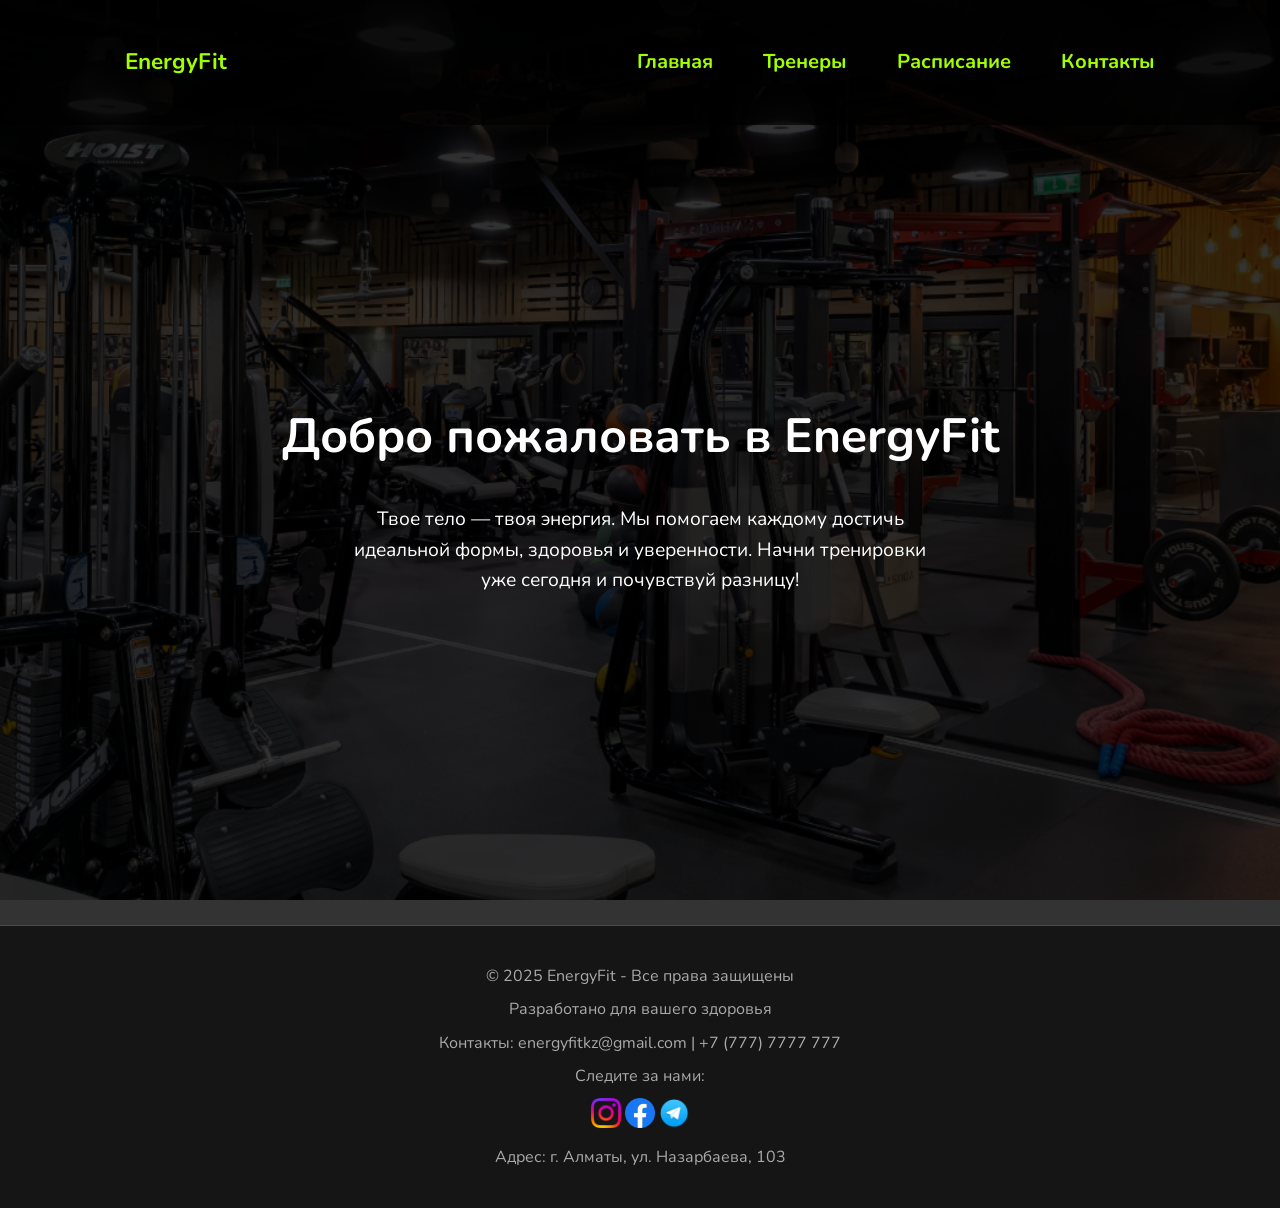
<file: index.html>
<!DOCTYPE html>
<html lang="en">
  <head>
    <meta charset="UTF-8" />
    <meta name="viewport" content="width=device-width, initial-scale=1.0" />
    <title>Document</title>
    <link rel="stylesheet" href="css/style.css" />
    <link rel="stylesheet" href="css/reset.css" />

    <link rel="preconnect" href="https://fonts.googleapis.com" />
    <link rel="preconnect" href="https://fonts.gstatic.com" crossorigin />
    <link
      href="https://fonts.googleapis.com/css2?family=Nunito:ital,wght@0,200..1000;1,200..1000&display=swap"
      rel="stylesheet"
    />
  </head>

  <body>
    <nav>
      <div class="nav-left">
        <h1>EnergyFit</h1>
      </div>
      <div class="nav-right">
        <a href="index.html" class="nav__link">Главная</a>
        <a href="trainers.html" class="nav__link">Тренеры</a>
        <a href="schedule.html" class="nav__link">Расписание</a>
        <a href="contacts.html" class="nav__link active">Контакты</a>
      </div>
    </nav>

    <main>
      <section class="center-description">
        <h1>Добро пожаловать в EnergyFit</h1>
        <p>
          Твое тело — твоя энергия. Мы помогаем каждому достичь идеальной формы,
          здоровья и уверенности. Начни тренировки уже сегодня и почувствуй
          разницу!
        </p>
      </section>
    </main>
    <footer>
      <p>© 2025 EnergyFit - Все права защищены</p>
      <p>Разработано для вашего здоровья</p>
      <p>Контакты: energyfitkz@gmail.com | +7 (777) 7777 777</p>
      <p>Следите за нами:</p>
      <p>
        <a href="#">
          <img src="img/Instagram-icon.png" alt="Instagram" />
        </a>

        <a href="#">
          <img src="img/Facebook-icon.png" alt="Facebook" />
        </a>

        <a href="#">
          <img src="img/Telegram-icon.png" alt="Telegram" />
        </a>
      </p>
      <p>Адрес: г. Алматы, ул. Назарбаева, 103</p>
    </footer>
  </body>
</html>
</file>
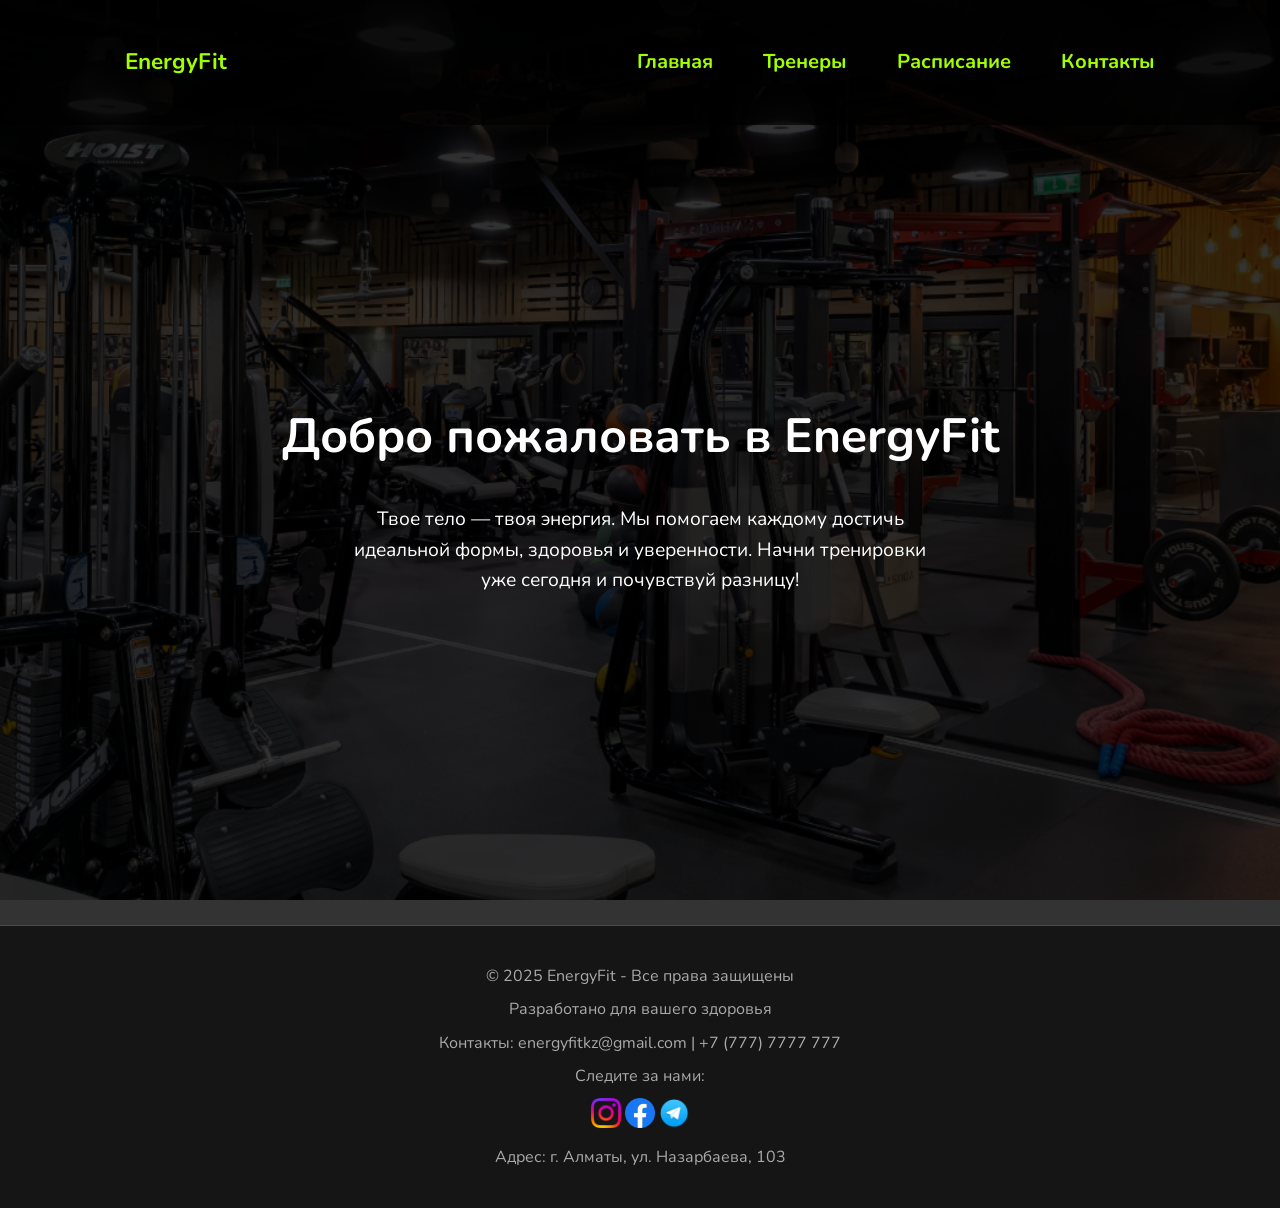
<file: project-folder/index.html>
<!DOCTYPE html>
<html lang="en">
  <head>
    <meta charset="UTF-8" />
    <meta name="viewport" content="width=device-width, initial-scale=1.0" />
    <title>Document</title>
    <link rel="stylesheet" href="../css/style.css" />
    <link rel="stylesheet" href="../css/reset.css" />
    <link rel="preconnect" href="https://fonts.googleapis.com" />
    <link rel="preconnect" href="https://fonts.gstatic.com" crossorigin />
    <link
      href="https://fonts.googleapis.com/css2?family=Nunito:ital,wght@0,200..1000;1,200..1000&display=swap"
      rel="stylesheet"
    />
  </head>

  <body>
    <nav>
      <div class="nav-left">
        <h1>EnergyFit</h1>
      </div>
      <div class="nav-right">
        <a href="./index.html" class="nav__link">Главная</a>
        <a href="./trainers.html" class="nav__link">Тренеры</a>
        <a href="./schedule.html" class="nav__link">Расписание</a>
        <a href="./contacts.html" class="nav__link active">Контакты</a>
      </div>
    </nav>

    <main>
      <section class="center-description">
        <h1>Добро пожаловать в EnergyFit</h1>
        <p>
          Твое тело — твоя энергия. Мы помогаем каждому достичь идеальной формы,
          здоровья и уверенности. Начни тренировки уже сегодня и почувствуй
          разницу!
        </p>
      </section>
    </main>
    <footer>
      <p>© 2025 EnergyFit - Все права защищены</p>
      <p>Разработано для вашего здоровья</p>
      <p>Контакты: energyfitkz@gmail.com | +7 (777) 7777 777</p>
      <p>Следите за нами:</p>
      <p>
        <a href="#">
          <img src="../img/Instagram-icon.png" alt="Instagram" />
        </a>

        <a href="#">
          <img src="../img/Facebook-icon.png" alt="Facebook" />
        </a>

        <a href="#">
          <img src="../img/Telegram-icon.png" alt="Telegram" />
        </a>
      </p>
      <p>Адрес: г. Алматы, ул. Назарбаева, 103</p>
    </footer>
  </body>
</html>
</file>
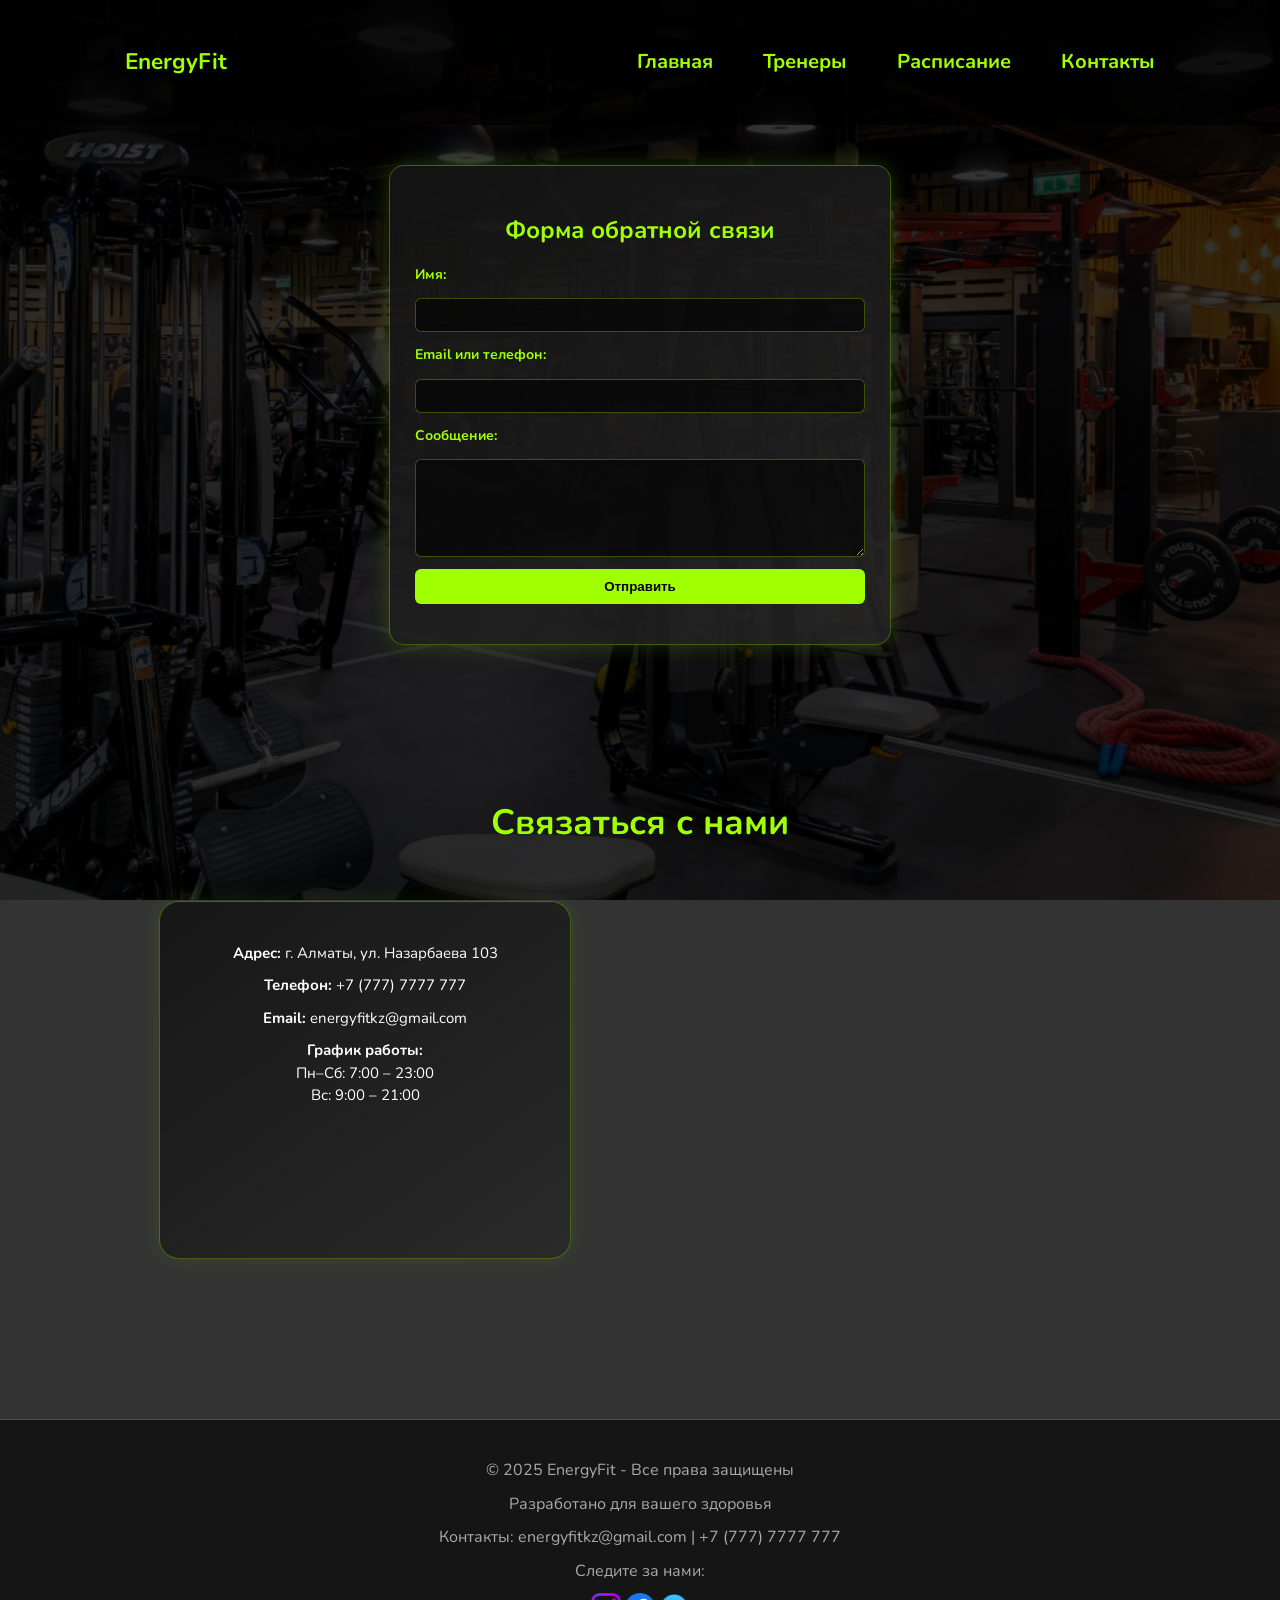
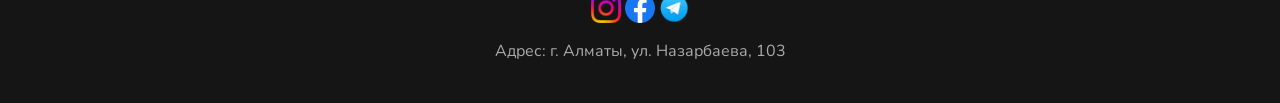
<file: contacts.html>
<!DOCTYPE html>
<html lang="ru">
  <head>
    <meta charset="UTF-8" />
    <meta name="viewport" content="width=device-width, initial-scale=1.0" />
    <title>Контакты | EnergyFit</title>
    <link rel="stylesheet" href="css/style.css" />
    <link rel="stylesheet" href="css/reset.css" />
    <link rel="preconnect" href="https://fonts.googleapis.com" />
    <link rel="preconnect" href="https://fonts.gstatic.com" crossorigin />
    <link
      href="https://fonts.googleapis.com/css2?family=Nunito:ital,wght@0,200..1000;1,200..1000&display=swap"
      rel="stylesheet"
    />
  </head>

  <body>
    <nav>
      <div class="nav-left">
        <h1>EnergyFit</h1>
      </div>
      <div class="nav-right">
        <a href="index.html" class="nav__link">Главная</a>
        <a href="./trainers.html" class="nav__link">Тренеры</a>
        <a href="./schedule.html" class="nav__link">Расписание</a>
        <a href="./contacts.html" class="nav__link active">Контакты</a>
      </div>
    </nav>

    <main>
      <section class="feedback-form">
        <h2>Форма обратной связи</h2>
        <form id="feedbackForm" class="form-container">
          <label for="name">Имя:</label>
          <input type="text" id="name" name="name" required />

          <label for="email">Email или телефон:</label>
          <input type="text" id="email" name="email" required />

          <label for="message">Сообщение:</label>
          <textarea id="message" name="message" rows="5" required></textarea>

          <button type="submit">Отправить</button>
        </form>
        <p id="formStatus" style="color: #a0ff00; margin-top: 15px"></p>
      </section>
      <section class="contacts">
        <h1>Связаться с нами</h1>
        <div class="contacts-container">
          <div class="contact-info">
            <p><strong>Адрес:</strong> г. Алматы, ул. Назарбаева 103</p>
            <p><strong>Телефон:</strong> +7 (777) 7777 777</p>
            <p><strong>Email:</strong> energyfitkz@gmail.com</p>
            <p>
              <strong>График работы:</strong><br />Пн–Сб: 7:00 – 23:00<br />Вс:
              9:00 – 21:00
            </p>
          </div>

          <div class="contact-map">
            <iframe
              src="https://www.google.com/maps/embed?pb=!1m18!1m12!1m3!1d2923.841508896907!2d76.9026725760028!3d43.23894997111859!2m3!1f0!2f0!3f0!3m2!1i1024!2i768!4f13.1!3m3!1m2!1s0x38836f9b75b8b0d5%3A0xa8a5b4a5ad9b09f3!2sAlmaty!5e0!3m2!1sru!2skz!4v1699300000000!5m2!1sru!2skz"
              width="100%"
              height="350"
              allowfullscreen=""
              loading="lazy"
            >
            </iframe>
          </div>
        </div>
      </section>
    </main>
    <footer>
      <p>© 2025 EnergyFit - Все права защищены</p>
      <p>Разработано для вашего здоровья</p>
      <p>Контакты: energyfitkz@gmail.com | +7 (777) 7777 777</p>
      <p>Следите за нами:</p>
      <p>
               <a href="#">
          <img src="img/Instagram-icon.png" alt="Instagram" />
        </a>

        <a href="#">
          <img src="img/Facebook-icon.png" alt="Facebook" />
        </a>

        <a href="#">
          <img src="img/Telegram-icon.png" alt="Telegram" />
        </a>
      </p>
      <p>Адрес: г. Алматы, ул. Назарбаева, 103</p>
    </footer>
  </body>
</html>
</file>
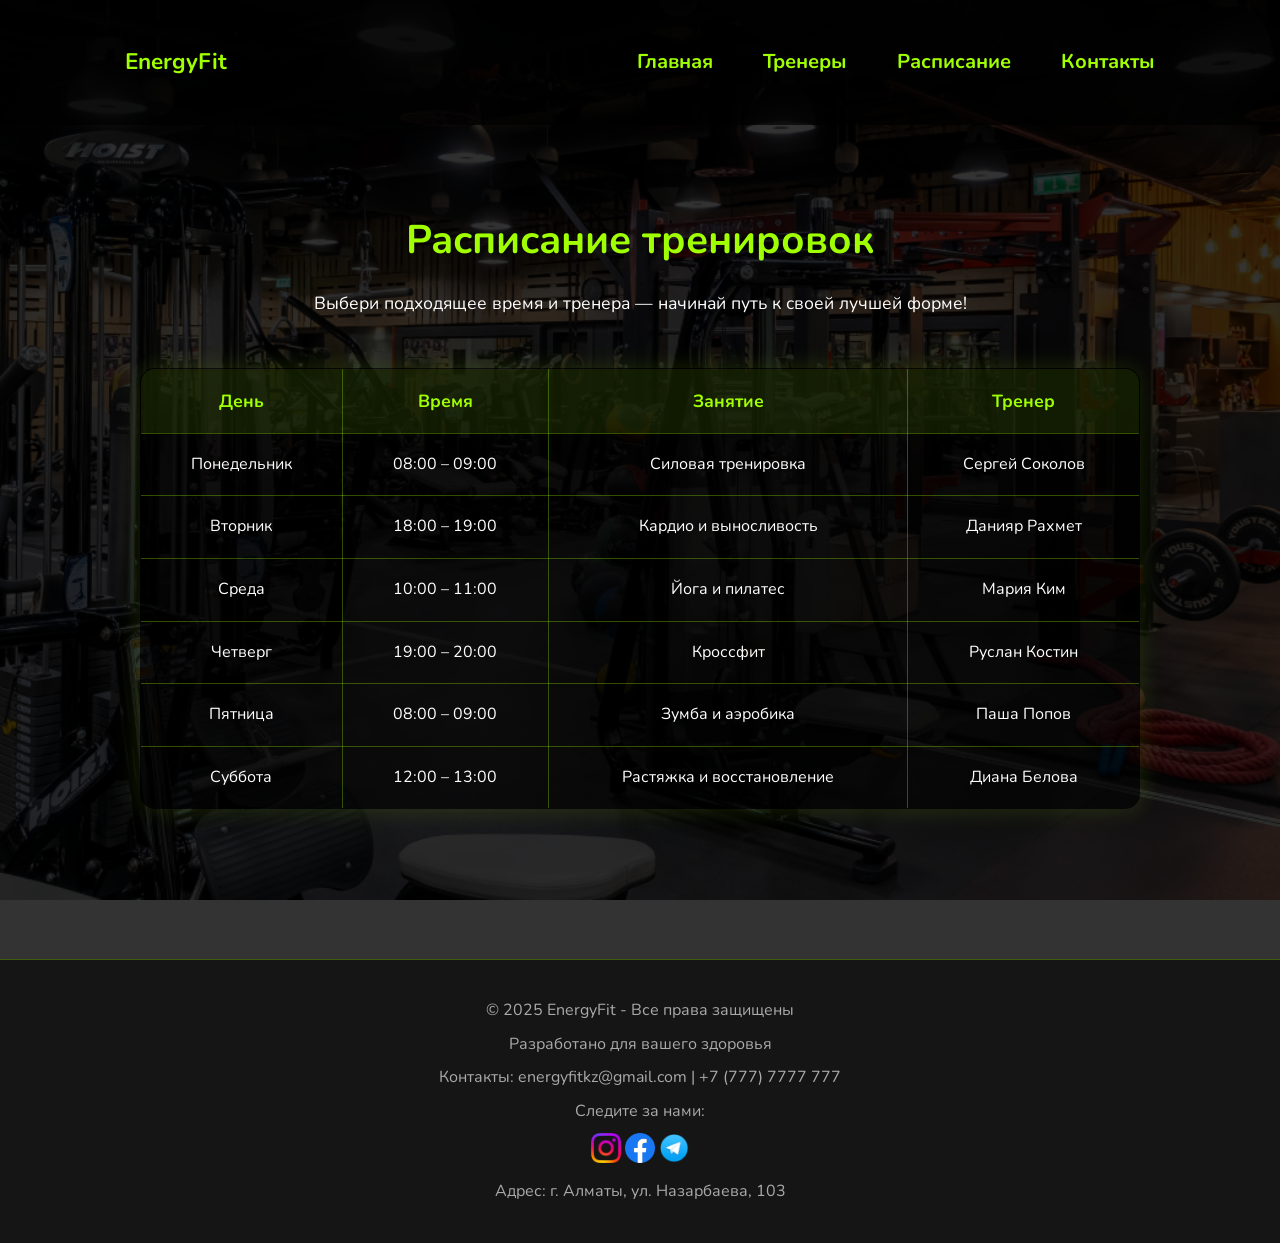
<file: schedule.html>
<!DOCTYPE html>
<html lang="ru">
  <head>
    <meta charset="UTF-8" />
    <meta name="viewport" content="width=device-width, initial-scale=1.0" />
    <title>Расписание | EnergyFit</title>
    <link rel="stylesheet" href="css/style.css" />
    <link rel="stylesheet" href="css/reset.css" />
    <link rel="preconnect" href="https://fonts.googleapis.com" />
    <link rel="preconnect" href="https://fonts.gstatic.com" crossorigin />
    <link
      href="https://fonts.googleapis.com/css2?family=Nunito:ital,wght@0,200..1000;1,200..1000&display=swap"
      rel="stylesheet"
    />
  </head>

  <body>
    <nav>
      <div class="nav-left">
        <h1>EnergyFit</h1>
      </div>
      <div class="nav-right">
        <a href="index.html" class="nav__link">Главная</a>
        <a href="./trainers.html" class="nav__link">Тренеры</a>
        <a href="./schedule.html" class="nav__link">Расписание</a>
        <a href="./contacts.html" class="nav__link active">Контакты</a>
      </div>
    </nav>

    <main>
      <section class="schedule-section">
        <h1>Расписание тренировок</h1>
        <p>
          Выбери подходящее время и тренера — начинай путь к своей лучшей форме!
        </p>

        <div class="schedule-table">
          <table>
            <thead>
              <tr>
                <th>День</th>
                <th>Время</th>
                <th>Занятие</th>
                <th>Тренер</th>
              </tr>
            </thead>
            <tbody>
              <tr>
                <td>Понедельник</td>
                <td>08:00 – 09:00</td>
                <td>Силовая тренировка</td>
                <td>Сергей Соколов</td>
              </tr>
              <tr>
                <td>Вторник</td>
                <td>18:00 – 19:00</td>
                <td>Кардио и выносливость</td>
                <td>Данияр Рахмет</td>
              </tr>
              <tr>
                <td>Среда</td>
                <td>10:00 – 11:00</td>
                <td>Йога и пилатес</td>
                <td>Мария Ким</td>
              </tr>
              <tr>
                <td>Четверг</td>
                <td>19:00 – 20:00</td>
                <td>Кроссфит</td>
                <td>Руслан Костин</td>
              </tr>
              <tr>
                <td>Пятница</td>
                <td>08:00 – 09:00</td>
                <td>Зумба и аэробика</td>
                <td>Паша Попов</td>
              </tr>
              <tr>
                <td>Суббота</td>
                <td>12:00 – 13:00</td>
                <td>Растяжка и восстановление</td>
                <td>Диана Белова</td>
              </tr>
            </tbody>
          </table>
        </div>
      </section>
    </main>
    <footer>
      <p>© 2025 EnergyFit - Все права защищены</p>
      <p>Разработано для вашего здоровья</p>
      <p>Контакты: energyfitkz@gmail.com | +7 (777) 7777 777</p>
      <p>Следите за нами:</p>
      <p>
        <a href="#">
          <img src="img/Instagram-icon.png" alt="Instagram" />
        </a>

        <a href="#">
          <img src="img/Facebook-icon.png" alt="Facebook" />
        </a>

        <a href="#">
          <img src="img/Telegram-icon.png" alt="Telegram" />
        </a>
      </p>
      <p>Адрес: г. Алматы, ул. Назарбаева, 103</p>
    </footer>
  </body>
</html>
</file>
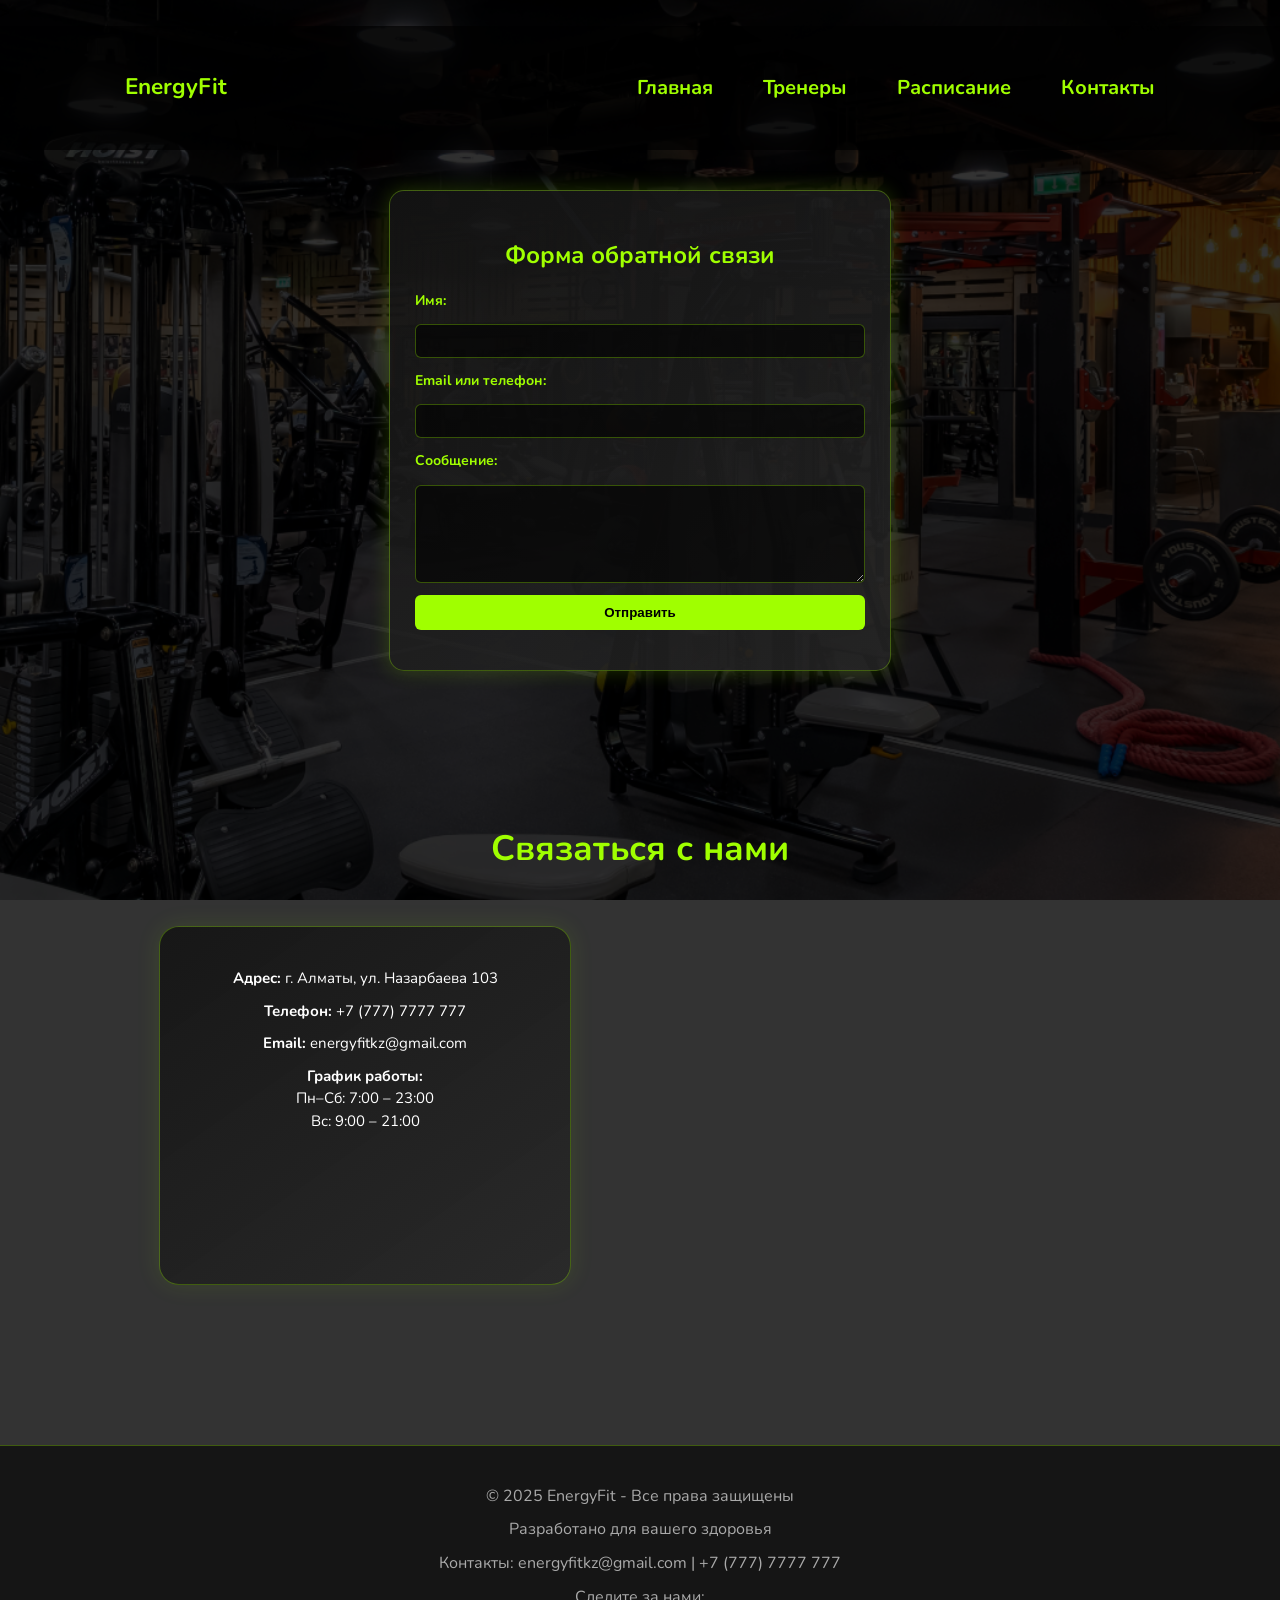
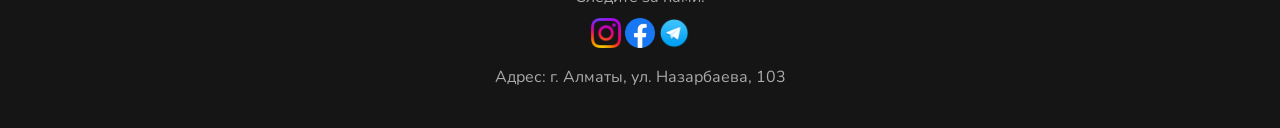
<file: project-folder/contacts.html>
<!DOCTYPE html>
<html lang="ru">
  <head>
    <meta charset="UTF-8" />
    <meta name="viewport" content="width=device-width, initial-scale=1.0" />
    <title>Контакты | EnergyFit</title>
    <link rel="stylesheet" href="../css/style.css" />
    <link rel="stylesheet" href="../css/reset.css" />
    >
    <link rel="preconnect" href="https://fonts.googleapis.com" />
    <link rel="preconnect" href="https://fonts.gstatic.com" crossorigin />
    <link
      href="https://fonts.googleapis.com/css2?family=Nunito:ital,wght@0,200..1000;1,200..1000&display=swap"
      rel="stylesheet"
    />
  </head>

  <body>
    <nav>
      <div class="nav-left">
        <h1>EnergyFit</h1>
      </div>
      <div class="nav-right">
        <a href="./index.html" class="nav__link">Главная</a>
        <a href="./trainers.html" class="nav__link">Тренеры</a>
        <a href="./schedule.html" class="nav__link">Расписание</a>
        <a href="./contacts.html" class="nav__link active">Контакты</a>
      </div>
    </nav>
    <main>
      <section class="feedback-form">
        <h2>Форма обратной связи</h2>
        <form id="feedbackForm" class="form-container">
          <label for="name">Имя:</label>
          <input type="text" id="name" name="name" required />

          <label for="email">Email или телефон:</label>
          <input type="text" id="email" name="email" required />

          <label for="message">Сообщение:</label>
          <textarea id="message" name="message" rows="5" required></textarea>

          <button type="submit">Отправить</button>
        </form>
        <p id="formStatus" style="color: #a0ff00; margin-top: 15px"></p>
      </section>
      <section class="contacts">
        <h1>Связаться с нами</h1>
        <div class="contacts-container">
          <div class="contact-info">
            <p><strong>Адрес:</strong> г. Алматы, ул. Назарбаева 103</p>
            <p><strong>Телефон:</strong> +7 (777) 7777 777</p>
            <p><strong>Email:</strong> energyfitkz@gmail.com</p>
            <p>
              <strong>График работы:</strong><br />Пн–Сб: 7:00 – 23:00<br />Вс:
              9:00 – 21:00
            </p>
          </div>

          <div class="contact-map">
            <iframe
              src="https://www.google.com/maps/embed?pb=!1m18!1m12!1m3!1d2923.841508896907!2d76.9026725760028!3d43.23894997111859!2m3!1f0!2f0!3f0!3m2!1i1024!2i768!4f13.1!3m3!1m2!1s0x38836f9b75b8b0d5%3A0xa8a5b4a5ad9b09f3!2sAlmaty!5e0!3m2!1sru!2skz!4v1699300000000!5m2!1sru!2skz"
              width="100%"
              height="350"
              allowfullscreen=""
              loading="lazy"
            >
            </iframe>
          </div>
        </div>
      </section>
    </main>
    <footer>
      <p>© 2025 EnergyFit - Все права защищены</p>
      <p>Разработано для вашего здоровья</p>
      <p>Контакты: energyfitkz@gmail.com | +7 (777) 7777 777</p>
      <p>Следите за нами:</p>
      <p>
        <a href="#">
          <img src="../img/Instagram-icon.png" alt="Instagram" />
        </a>

        <a href="#">
          <img src="../img/Facebook-icon.png" alt="Facebook" />
        </a>

        <a href="#">
          <img src="../img/Telegram-icon.png" alt="Telegram" />
        </a>
      </p>
      <p>Адрес: г. Алматы, ул. Назарбаева, 103</p>
    </footer>
  </body>
</html>
</file>
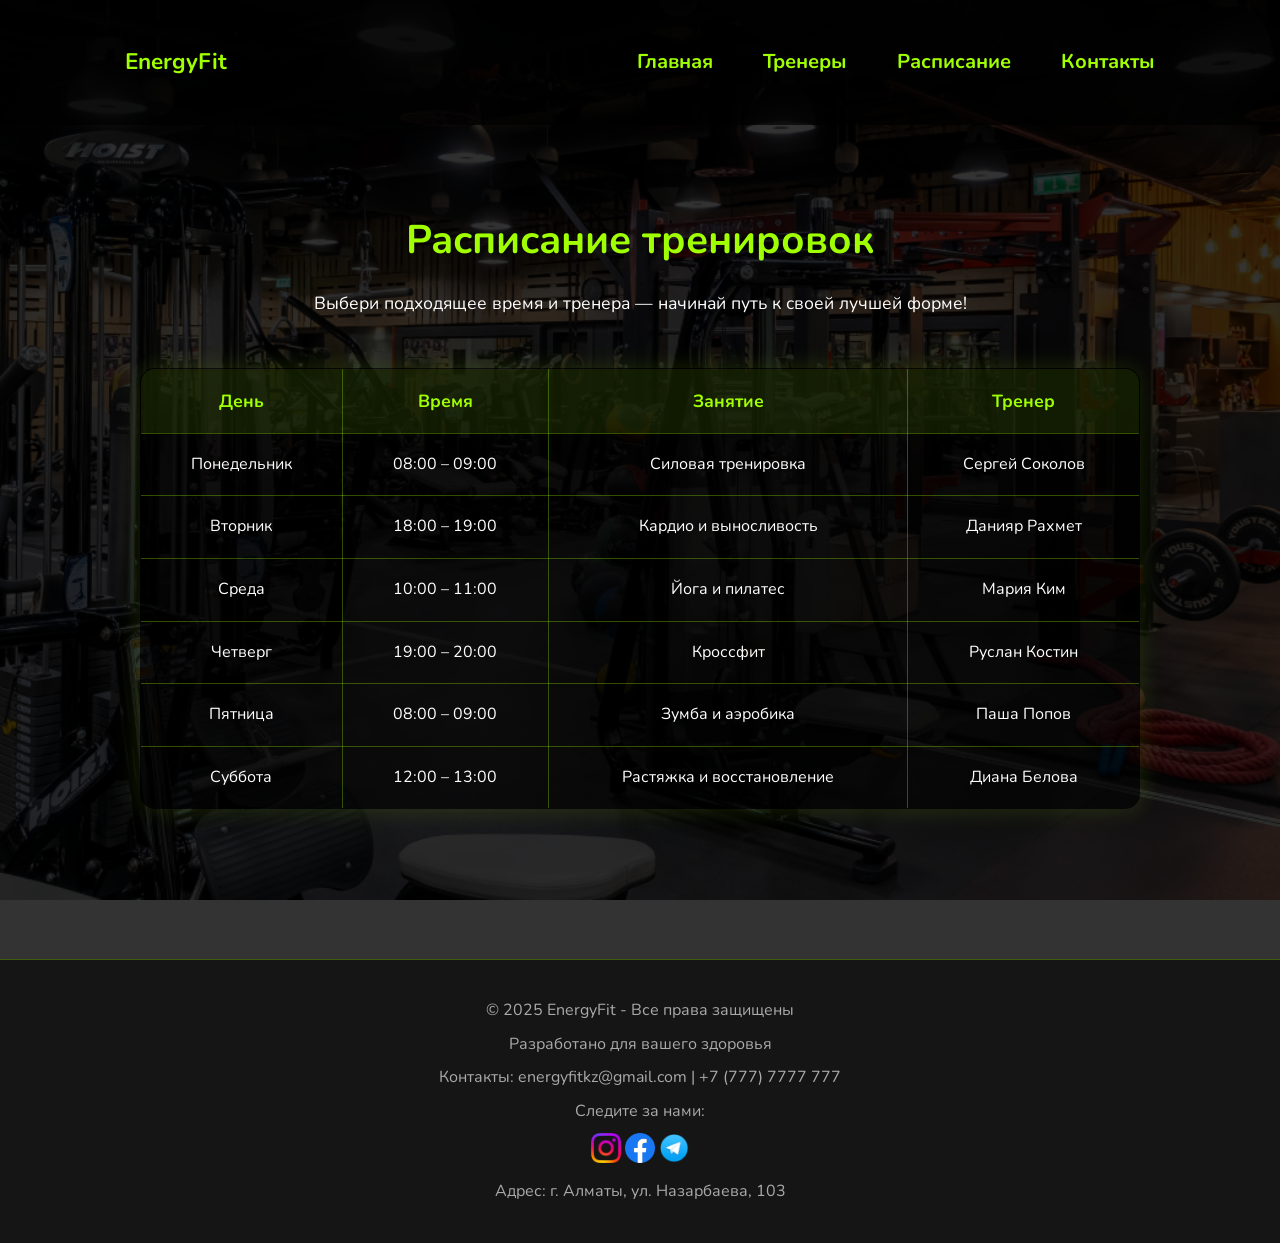
<file: project-folder/schedule.html>
<!DOCTYPE html>
<html lang="ru">
  <head>
    <meta charset="UTF-8" />
    <meta name="viewport" content="width=device-width, initial-scale=1.0" />
    <title>Расписание | EnergyFit</title>
    <link rel="stylesheet" href="../css/style.css" />
    <link rel="stylesheet" href="../css/reset.css" />
    <link rel="preconnect" href="https://fonts.googleapis.com" />
    <link rel="preconnect" href="https://fonts.gstatic.com" crossorigin />
    <link
      href="https://fonts.googleapis.com/css2?family=Nunito:ital,wght@0,200..1000;1,200..1000&display=swap"
      rel="stylesheet"
    />
  </head>

  <body>
    <nav>
      <div class="nav-left">
        <h1>EnergyFit</h1>
      </div>
      <div class="nav-right">
        <a href="./index.html" class="nav__link">Главная</a>
        <a href="./trainers.html" class="nav__link">Тренеры</a>
        <a href="./schedule.html" class="nav__link">Расписание</a>
        <a href="./contacts.html" class="nav__link active">Контакты</a>
      </div>
    </nav>

    <main>
      <section class="schedule-section">
        <h1>Расписание тренировок</h1>
        <p>
          Выбери подходящее время и тренера — начинай путь к своей лучшей форме!
        </p>

        <div class="schedule-table">
          <table>
            <thead>
              <tr>
                <th>День</th>
                <th>Время</th>
                <th>Занятие</th>
                <th>Тренер</th>
              </tr>
            </thead>
            <tbody>
              <tr>
                <td>Понедельник</td>
                <td>08:00 – 09:00</td>
                <td>Силовая тренировка</td>
                <td>Сергей Соколов</td>
              </tr>
              <tr>
                <td>Вторник</td>
                <td>18:00 – 19:00</td>
                <td>Кардио и выносливость</td>
                <td>Данияр Рахмет</td>
              </tr>
              <tr>
                <td>Среда</td>
                <td>10:00 – 11:00</td>
                <td>Йога и пилатес</td>
                <td>Мария Ким</td>
              </tr>
              <tr>
                <td>Четверг</td>
                <td>19:00 – 20:00</td>
                <td>Кроссфит</td>
                <td>Руслан Костин</td>
              </tr>
              <tr>
                <td>Пятница</td>
                <td>08:00 – 09:00</td>
                <td>Зумба и аэробика</td>
                <td>Паша Попов</td>
              </tr>
              <tr>
                <td>Суббота</td>
                <td>12:00 – 13:00</td>
                <td>Растяжка и восстановление</td>
                <td>Диана Белова</td>
              </tr>
            </tbody>
          </table>
        </div>
      </section>
    </main>
    <footer>
      <p>© 2025 EnergyFit - Все права защищены</p>
      <p>Разработано для вашего здоровья</p>
      <p>Контакты: energyfitkz@gmail.com | +7 (777) 7777 777</p>
      <p>Следите за нами:</p>
      <p>
        <a href="#">
          <img src="../img/Instagram-icon.png" alt="Instagram" />
        </a>

        <a href="#">
          <img src="../img/Facebook-icon.png" alt="Facebook" />
        </a>

        <a href="#">
          <img src="../img/Telegram-icon.png" alt="Telegram" />
        </a>
      </p>
      <p>Адрес: г. Алматы, ул. Назарбаева, 103</p>
    </footer>
  </body>
</html>
</file>
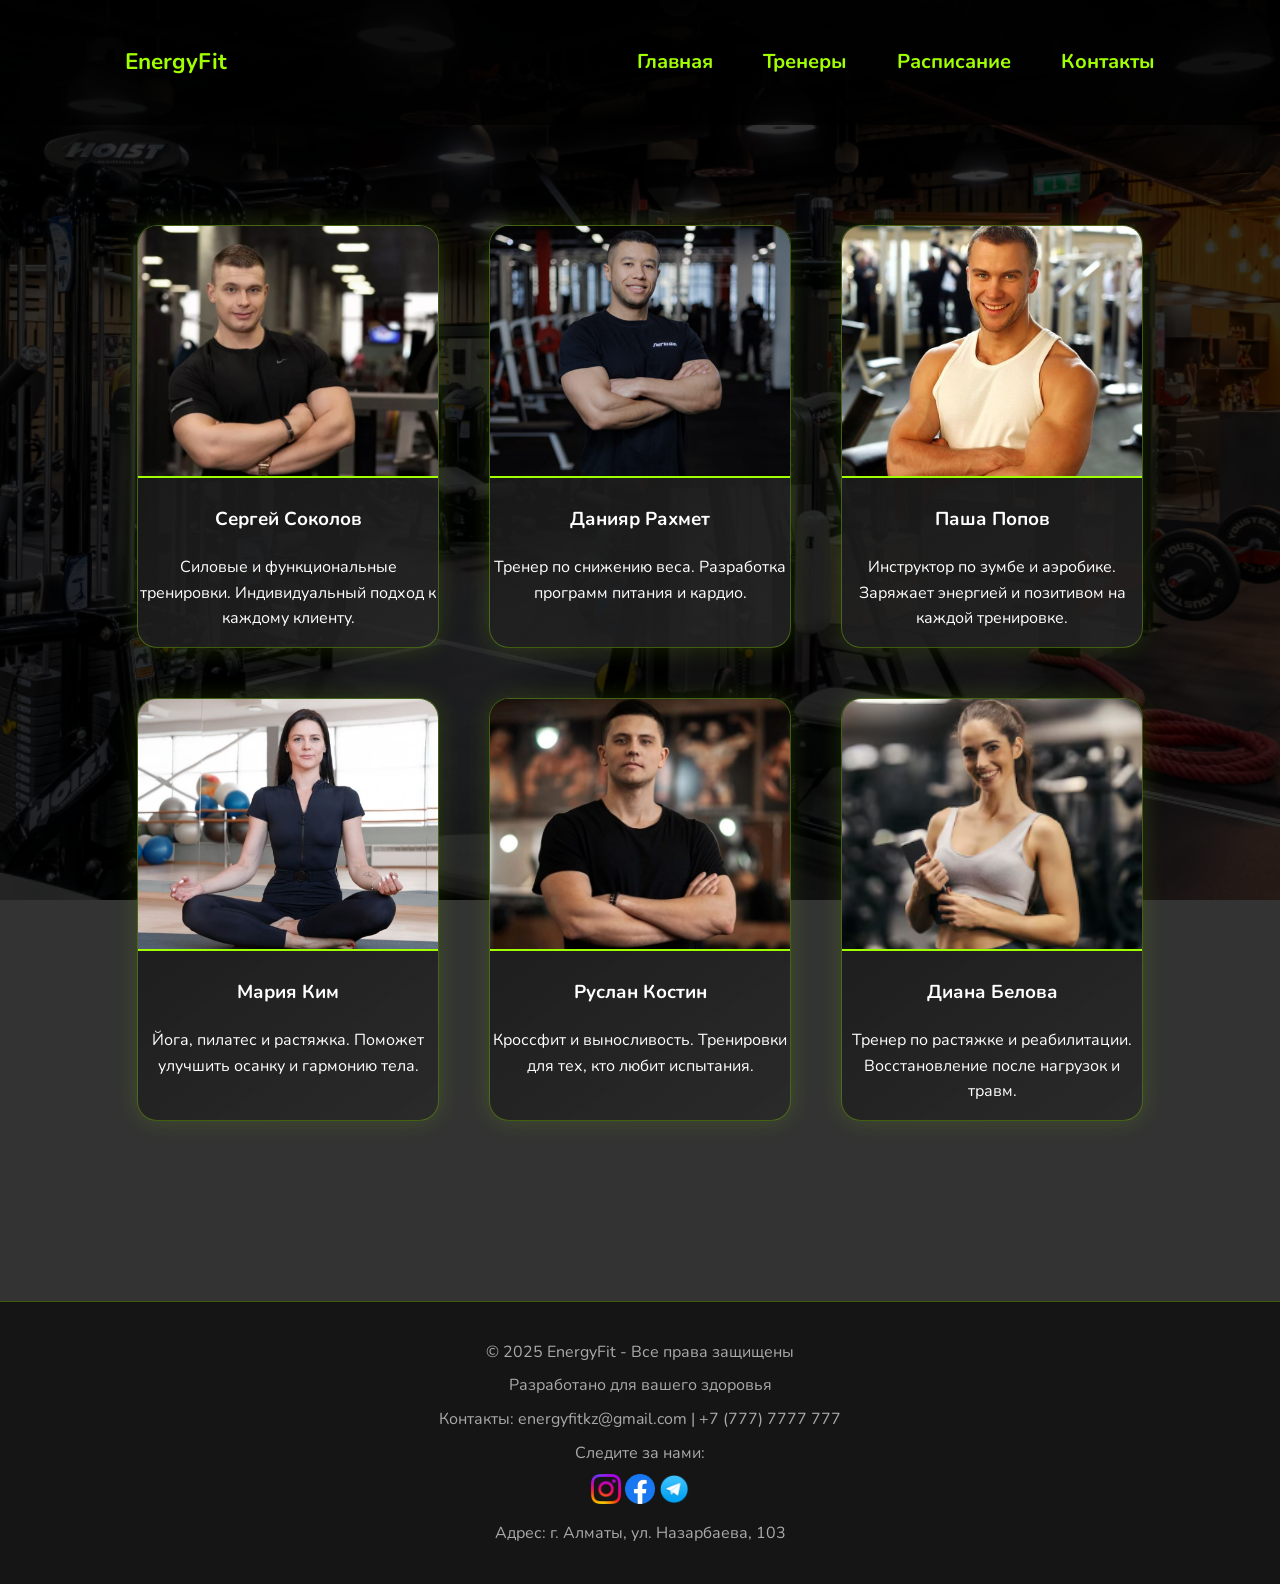
<file: project-folder/trainers.html>
<!DOCTYPE html>
<html lang="ru">
  <head>
    <meta charset="UTF-8" />
    <meta name="viewport" content="width=device-width, initial-scale=1.0" />
    <title>Тренеры | EnergyFit</title>
    <link rel="stylesheet" href="../css/style.css" />
    <link rel="stylesheet" href="../css/reset.css" />

    <link rel="preconnect" href="https://fonts.googleapis.com" />
    <link rel="preconnect" href="https://fonts.gstatic.com" crossorigin />
    <link
      href="https://fonts.googleapis.com/css2?family=Nunito:ital,wght@0,200..1000;1,200..1000&display=swap"
      rel="stylesheet"
    />
  </head>

  <body>
    <nav>
      <div class="nav-left">
        <h1>EnergyFit</h1>
      </div>
      <div class="nav-right">
        <a href="./index.html" class="nav__link">Главная</a>
        <a href="./trainers.html" class="nav__link">Тренеры</a>
        <a href="./schedule.html" class="nav__link">Расписание</a>
        <a href="./contacts.html" class="nav__link active">Контакты</a>
      </div>
    </nav>

    <main>
      <section class="trainers-section">
        <div class="trainer-card">
          <img src="../img/trainer1.jpg" alt="Сергей Соколов" />
          <h3>Сергей Соколов</h3>
          <p>
            Силовые и функциональные тренировки. Индивидуальный подход к каждому
            клиенту.
          </p>
        </div>

        <div class="trainer-card">
          <img src="../img/trainer3.jpg" alt="Данияр Рахмет" />
          <h3>Данияр Рахмет</h3>
          <p>Тренер по снижению веса. Разработка программ питания и кардио.</p>
        </div>

        <div class="trainer-card">
          <img src="../img/trainer4.jpg" alt="Паша Попов" />
          <h3>Паша Попов</h3>
          <p>
            Инструктор по зумбе и аэробике. Заряжает энергией и позитивом на
            каждой тренировке.
          </p>
        </div>

        <div class="trainer-card">
          <img src="../img/trainer2.jpg" alt="Мария Ким" />
          <h3>Мария Ким</h3>
          <p>
            Йога, пилатес и растяжка. Поможет улучшить осанку и гармонию тела.
          </p>
        </div>
        <div class="trainer-card">
          <img src="../img/trainer5.jpg" alt="Руслан Костин" />
          <h3>Руслан Костин</h3>
          <p>
            Кроссфит и выносливость. Тренировки для тех, кто любит испытания.
          </p>
        </div>

        <div class="trainer-card">
          <img src="../img/trainer6.jpg" alt="Диана Белова" />
          <h3>Диана Белова</h3>
          <p>
            Тренер по растяжке и реабилитации. Восстановление после нагрузок и
            травм.
          </p>
        </div>
      </section>
    </main>
    <footer>
      <p>© 2025 EnergyFit - Все права защищены</p>
      <p>Разработано для вашего здоровья</p>
      <p>Контакты: energyfitkz@gmail.com | +7 (777) 7777 777</p>
      <p>Следите за нами:</p>
      <p>
        <a href="#">
          <img src="../img/Instagram-icon.png" alt="Instagram" />
        </a>

        <a href="#">
          <img src="../img/Facebook-icon.png" alt="Facebook" />
        </a>

        <a href="#">
          <img src="../img/Telegram-icon.png" alt="Telegram" />
        </a>
      </p>
      <p>Адрес: г. Алматы, ул. Назарбаева, 103</p>
    </footer>
  </body>
</html>
</file>
<file: css/style.css>
body {
  background-image: url("../img/zal.jpg");
  background-size: cover;
  background-attachment: fixed;
  background-position: center center;
  margin: 0;
  padding: 0;
  position: relative;
  min-height: 100vh;
  z-index: 1;
  font-family: "Nunito", sans-serif;
}

body::before {
  content: "";
  position: absolute;
  top: 0;
  left: 0;
  width: 100%;
  height: 100%;
  background-color: rgba(0, 0, 0, 0.8);
  z-index: -1;
}

nav {
  position: relative;
  color: #a0ff00;
  padding: 25px;
  display: flex;
  justify-content: space-between;
  align-items: center;
  background-color: rgba(0, 0, 0, 0.7);
}

.nav-left {
  margin-left: 100px;
  font-size: 15px;
}

.nav-right {
  display: flex;
  gap: 50px;
  margin-right: 100px;
  font-size: 20px;
}

nav a {
  color: #a0ff00;
  text-decoration: none;
}

.nav__link {
  text-decoration: none;
  font-weight: bold;
  padding: 5px 0;
}

.nav__link:hover {
  color: #82bb20;
}

.center-description {
  display: flex;
  flex-direction: column;
  justify-content: center;
  align-items: center;
  text-align: center;
  height: 80vh;
  color: white;
}

.center-description h1 {
  font-size: 48px;
  margin-bottom: 10px;
}

.center-description p {
  font-size: 19.2px;
  max-width: 600px;
  color: white;
}

footer {
  background: #151515;
  text-align: center;
  padding: 30px 10px;
  margin-top: 80px;
  border-top: 1px solid rgba(160, 255, 0, 0.3);
}

a {
  text-decoration: none;
}

footer p {
  margin: 8px 0;
  color: #aaa;
}

footer img {
  max-width: 30px;
  max-height: 30px;
}

.schedule-section {
  padding: 50px 40px;
  text-align: center;
  color: #fff;
}

.schedule-section h1 {
  font-size: 40px;
  color: #a0ff00;
  margin-bottom: 15px;
}

.schedule-section p {
  color: white;
  font-size: 17.6px;
  margin-bottom: 50px;
}

.schedule-table {
  display: flex;
  justify-content: center;
}

table {
  width: 90%;
  max-width: 1000px;
  border-collapse: collapse;
  background: rgba(0, 0, 0, 0.6);
  border: 1px solid rgba(160, 255, 0, 0.3);
  border-radius: 15px;
  overflow: hidden;
  box-shadow: 0 0 25px rgba(160, 255, 0, 0.15);
}

th,
td {
  padding: 18px 20px;
  border: 1px solid rgba(160, 255, 0, 0.3);
  color: #fff;
  text-align: center;
  font-size: 16px;
}

th {
  background-color: rgba(160, 255, 0, 0.1);
  color: #a0ff00;
  font-weight: bold;
  font-size: 17.6px;
}

tr:hover {
  background-color: rgba(160, 255, 0, 0.08);
  transition: 0.3s;
}

.feedback-form {
  margin: 40px auto;
  max-width: 450px;
  background: linear-gradient(
    145deg,
    rgba(20, 20, 20, 0.9),
    rgba(40, 40, 40, 0.8)
  );
  padding: 25px;
  border-radius: 15px;
  box-shadow: 0 0 20px rgba(160, 255, 0, 0.2);
  border: 1px solid rgba(160, 255, 0, 0.3);
  color: #fff;
}

.feedback-form h2 {
  color: #a0ff00;
  margin-bottom: 15px;
  font-size: 24px;
  text-align: center;
}

.form-container {
  display: flex;
  flex-direction: column;
  gap: 12px;
}

.form-container label {
  font-size: 14px;
  font-weight: bold;
  color: #a0ff00;
}

.form-container input,
.form-container textarea {
  padding: 8px;
  border-radius: 6px;
  border: 1px solid rgba(160, 255, 0, 0.3);
  background: rgba(0, 0, 0, 0.6);
  color: #fff;
  font-size: 14px;
}

.form-container button {
  background: #a0ff00;
  color: #000;
  font-weight: bold;
  padding: 10px;
  border: none;
  border-radius: 6px;
  cursor: pointer;
  transition: 0.3s ease;
}

.form-container button:hover {
  background: #82bb20;
}

.contacts {
  padding: 80px 60px;
  text-align: center;
}

.contacts h1 {
  font-size: 35.2px;
  color: #a0ff00;
  margin-bottom: 50px;
}

.contacts-container {
  display: flex;
  flex-wrap: wrap;
  justify-content: center;
  gap: 50px;
}

.contact-info {
  background: linear-gradient(
    145deg,
    rgba(20, 20, 20, 0.9),
    rgba(40, 40, 40, 0.8)
  );
  color: white;
  font-size: 15px;
  padding: 30px;
  border-radius: 20px;
  width: 350px;
  text-align: center;
  border: 1px solid rgba(160, 255, 0, 0.3);
  box-shadow: 0 0 25px rgba(160, 255, 0, 0.1);
}

.contact-info p {
  margin: 10px 0;
  line-height: 1.5;
}

.contact-map {
  width: 500px;
  max-width: 90%;
}

.contact-map iframe {
  border: 0;
  border-radius: 12px;
}

/* Адаптив  */

/* до 1024px */
@media (max-width: 1024px) {
  .nav-left {
    margin-left: 50px;
    font-size: 26px;
  }

  .nav-right {
    margin-right: 50px;
    gap: 30px;
    font-size: 18px;
  }

  .center-description h1 {
    font-size: 40px;
  }

  .center-description p {
    font-size: 17px;
  }
}

/* до 768px */
@media (max-width: 768px) {
  nav {
    flex-direction: column;
    text-align: center;
    padding: 15px;
  }

  .nav-left {
    margin: 0;
    font-size: 24px;
  }

  .nav-right {
    flex-direction: column;
    gap: 15px;
    margin: 10px 0 0 0;
    font-size: 18px;
  }

  .center-description h1 {
    font-size: 34px;
  }

  .center-description p {
    font-size: 16px;
    max-width: 90%;
  }
}

@media (max-width: 480px) {
  .schedule-table {
    overflow-x: auto;
    width: 100%;
  }

  table {
    min-width: 600px; 
  }
  footer {
    padding: 25px 15px;
  }

  footer p {
    font-size: 14px;
    line-height: 1.6;
  }

  footer img {
    max-width: 35px;
    max-height: 35px;
    margin: 8px;
  }

  footer div,
  footer p {
    text-align: center;
  }

  footer .social-icons {
    display: flex;
    justify-content: center;
    flex-wrap: wrap;
    gap: 12px;
    margin-top: 10px;
  }
  .feedback-form {
    width: 60%;
  }
  .contact-info {
    font-size: 16px;
  }
  
}

.trainers-section {
  display: flex;
  flex-wrap: wrap;
  justify-content: center;
  gap: 50px;
  padding: 100px 40px;
}

.trainer-card {
  background: linear-gradient(
    145deg,
    rgba(20, 20, 20, 0.9),
    rgba(40, 40, 40, 0.8)
  );
  border-radius: 20px;
  overflow: hidden;
  width: 300px;
  text-align: center;
  color: #fff;
  box-shadow: 0 0 25px rgba(160, 255, 0, 0.15);
  border: 1px solid rgba(160, 255, 0, 0.3);
  transition: 0.3s ease;
  position: relative;
}

.trainer-card:hover {
  transform: translateY(-8px);
  box-shadow: 0 0 40px rgba(160, 255, 0, 0.4);
  border-color: #a0ff00;
}

.trainer-card img {
  width: 100%;
  height: 250px;
  object-fit: cover;
  border-bottom: 2px solid #a0ff00;
}

.trainer-info {
  padding: 20px;
}

.trainer-info h3 {
  color: #a0ff00;
  font-size: 22.4px;
  margin-bottom: 10px;
}

.trainer-info p {
  font-size: 15.2px;
  color: #ddd;
  line-height: 1.5;
}

.trainer-specialty {
  margin-top: 12px;
  font-size: 14.4px;
  color: #a0ff00;
  background: rgba(160, 255, 0, 0.1);
  display: inline-block;
  padding: 5px 10px;
  border-radius: 8px;
}
</file>
